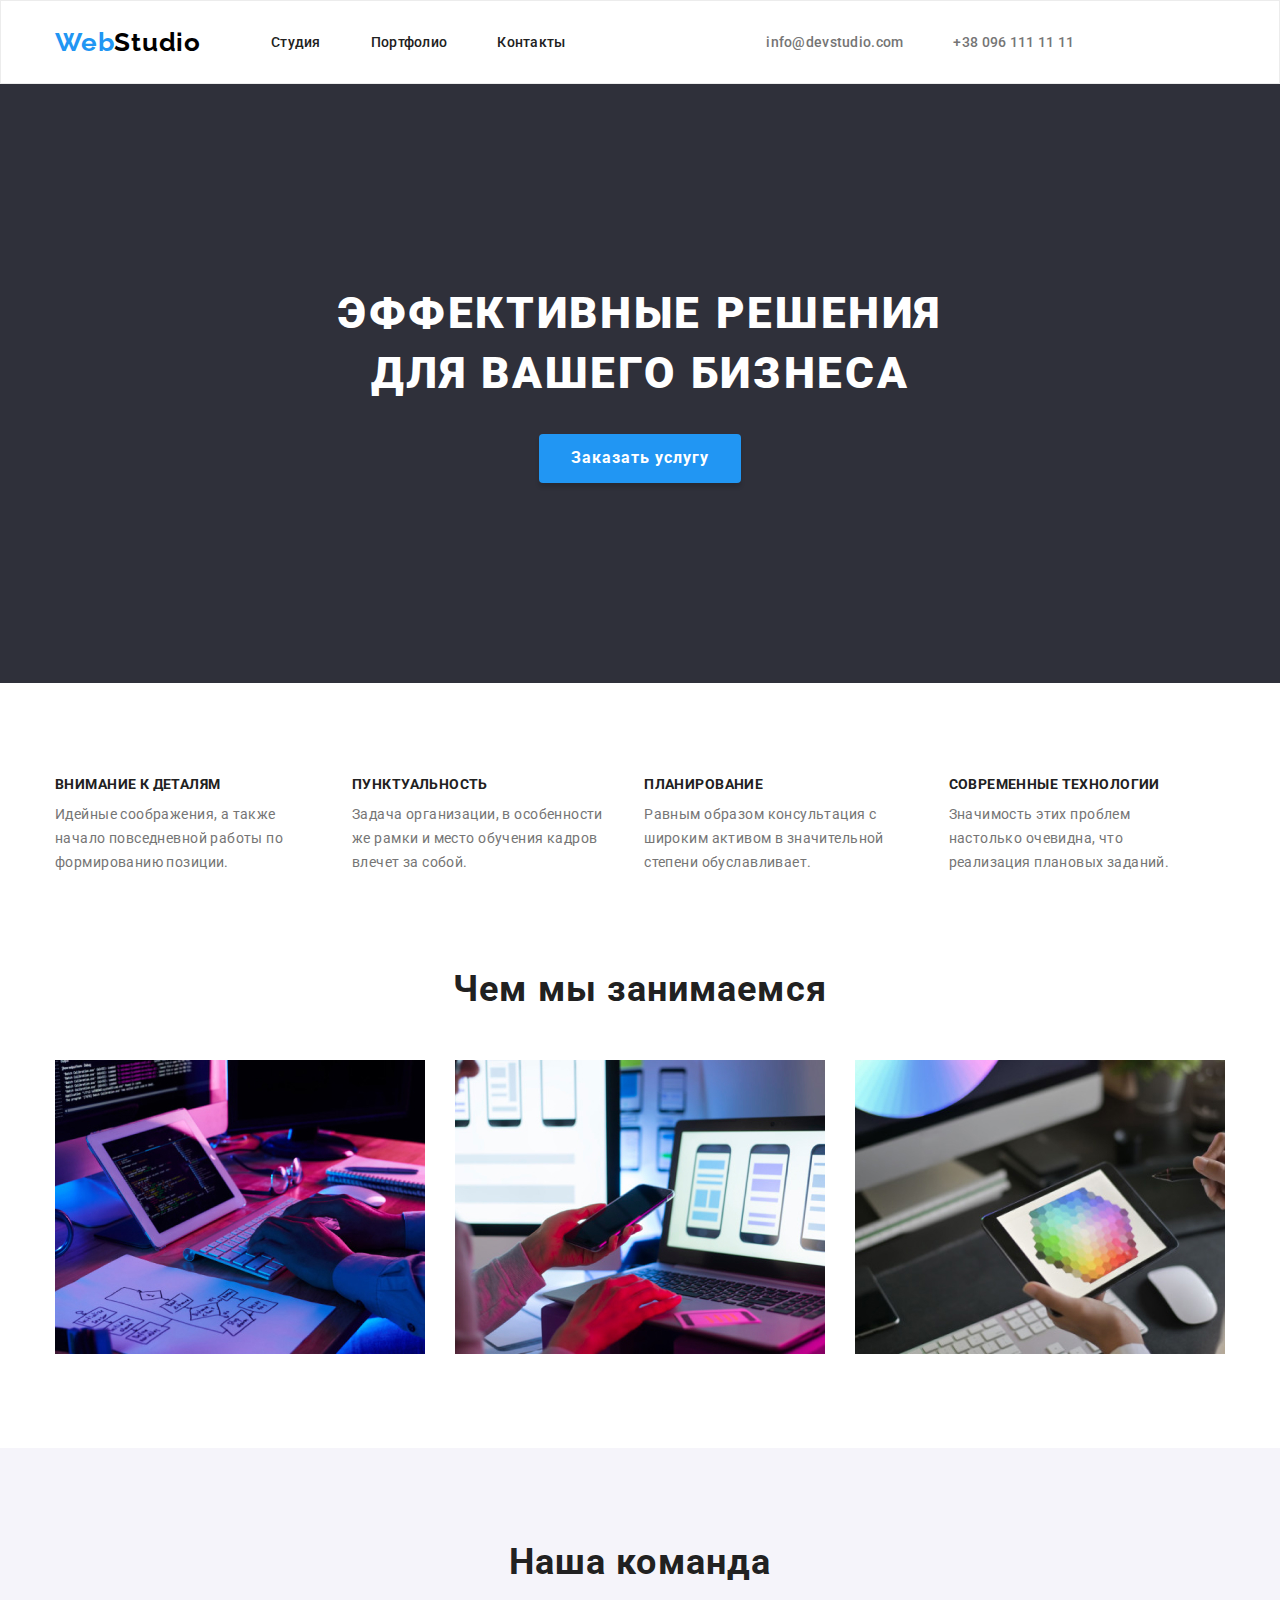
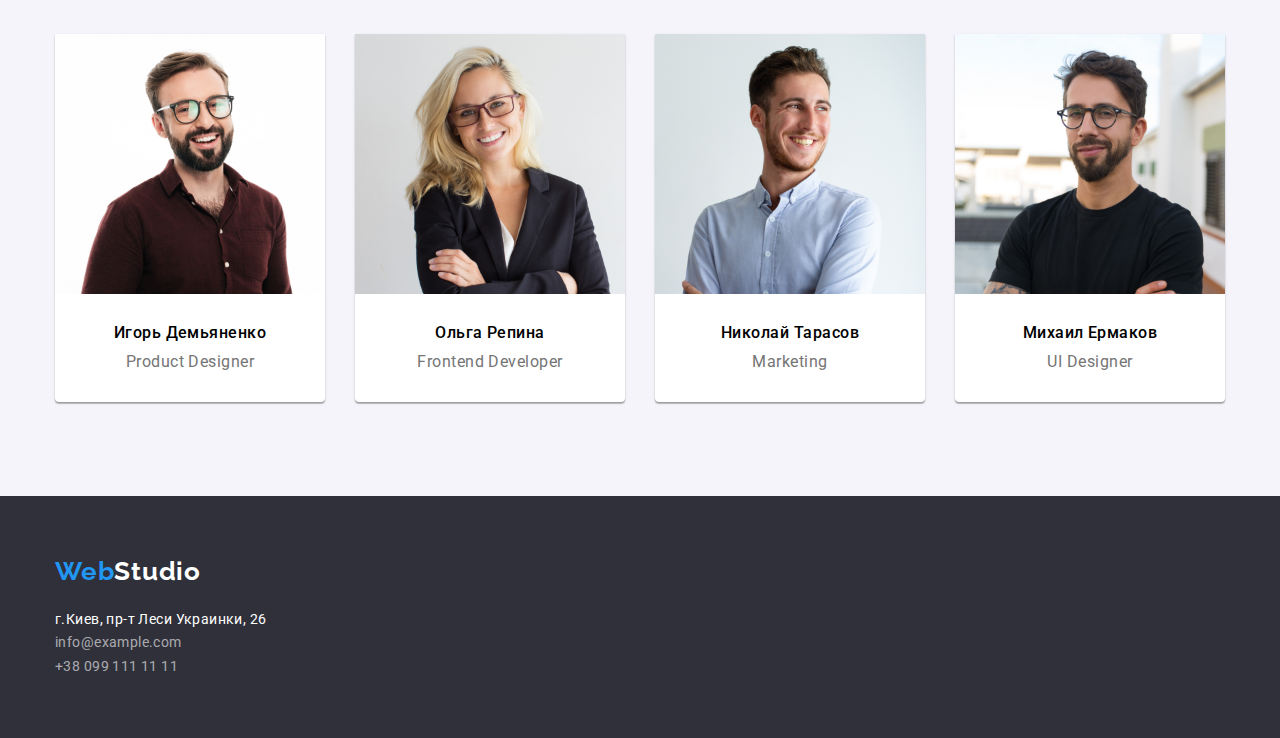
<file: index.html>
<!DOCTYPE html>
<html lang="ru">
  <head>
    <meta charset="UTF-8" />
    <meta http-equiv="X-UA-Compatible" content="IE=edge" />
    <meta name="viewport" content="width=device-width, initial-scale=1.0" />
    <title>Studio</title>
    <link rel="preconnect" href="https://fonts.googleapis.com" />
    <link rel="preconnect" href="https://fonts.gstatic.com" crossorigin />
    <link
      href="https://fonts.googleapis.com/css2?family=Raleway:wght@700&family=Roboto:wght@400;500;700&display=swap"
      rel="stylesheet"
    />
    <link rel="stylesheet" href="https://cdnjs.cloudflare.com/ajax/libs/modern-normalize/1.1.0/modern-normalize.min.css">
    <link rel="stylesheet" href="./styles.css" />
  </head>
  <body>
    <!--Шапка сайта-->
    <header class="header">
      <div class="container">
      <nav class="flex-container">
        <a href="./index.html" class="header-title" lang="en">
          <span class="web">Web</span>Studio
        </a>
        <ul class="flex-header">
          <li><a href="" class="studio-header">Студия</a></li>
          <li><a href="./portfolio.html" class="studio-header-second">Портфолио</a></li>
          <li><a href="" class="studio-header">Контакты</a></li>
        </ul>

        <ul class="flex-header-details">
          <li><a href="" class="details-header">info@devstudio.com</a></li>
          <li><a href="" class="details-header">+38 096 111 11 11</a></li>
        </ul>
      </nav>
      </div>
    </header>
    <!--Герой-->
    <main>
      <section class="hero">
        <div class="container">
        <h1 class="background">Эффективные решения <p>для вашего бизнеса</p> </h1>
        <button type="button" class="button-main">Заказать услугу</button>
        </div>
      </section>
      <section>
        <div class="container">
        <ul class="about-us">
          <li>
            <h2 class="about-title">Внимание к деталям</h2>
            <p class="about-text">
              Идейные соображения, а также начало повседневной работы по
              формированию позиции.
            </p>
          </li>

          <li>
            <h2 class="about-title">Пунктуальность</h2>
            <p class="about-text">
              Задача организации, в особенности же рамки и место обучения кадров
              влечет за собой.
            </p>
          </li>

          <li>
            <h2 class="about-title">Планирование</h2>
            <p class="about-text">
              Равным образом консультация с широким активом в значительной
              степени обуславливает.
            </p>
          </li>

          <li>
            <h2 class="about-title">Современные технологии</h2>
            <p class="about-text">
              Значимость этих проблем настолько очевидна, что реализация
              плановых заданий.
            </p>
          </li>
        </ul>
        </div>
        </section>
        <section class="advantage">
        <div class="container">
          <h2 class="what-title">Чем мы занимаемся</h2>
          <ul class="advantage-list">
          <li class="advantage-item"><img src="./images/code.jpg" alt="Ноутбук" class="advantage-img"  /></li>
          <li class="advantage-item"><img src="./images/phone.jpg" alt="Телефон" class="advantage-img" /></li> 
          <li class="advantage-item"><img src="./images/draw.jpg" alt="Планшет" class="advantage-img" /></li> 
          </ul>
        </div>
      </section>
      <!--Команда-->
      <section class="teams">
        <h2 class="teams-title">Наша команда</h2>
        <div class="container">
          <ul class="teams-list">
          <li class="teams-item">
          <img src="./images/designer.jpg" alt="" width="300" />
          <h3 class="teams-name">Игорь Демьяненко</h3>
          <p class="teams-work">Product Designer</p>
          </li>
          <li class="teams-item">
          <img src="./images/developer.jpg" alt="" width="300" />
          <h3 class="teams-name">Ольга Репина</h3>
          <p class="teams-work">Frontend Developer</p>
          </li>
          <li  class="teams-item">
          <img src="./images/marketing.jpg" alt="" width="300" />
          <h3 class="teams-name">Николай Тарасов</h3>
          <p class="teams-work">Marketing</p>
          </li>
          <li class="teams-item">
          <img src="./images/UI.jpg" alt="" width="300" />
          <h3 class="teams-name">Михаил Ермаков</h3>
          <p class="teams-work">UI Designer</p>
          </li>
          </ul>
        </div>
      </section>
    </main>
    <footer class="footer">
      <div class="container">
      <a class="footer-title" href="./index.html">
        <span class="web">Web</span><span class="studio">Studio</span>
      </a>
      <a href="">
        <address class="address">г.Киев, пр-т Леси Украинки, 26</address>
      </a>
      <ul>
        <li><a class="details" href="">info@example.com</a></li>
        <li><a class="details" href="">+38 099 111 11 11</a></li>
      </ul>
      </div>
    </footer>
  </body>
</html>
</file>
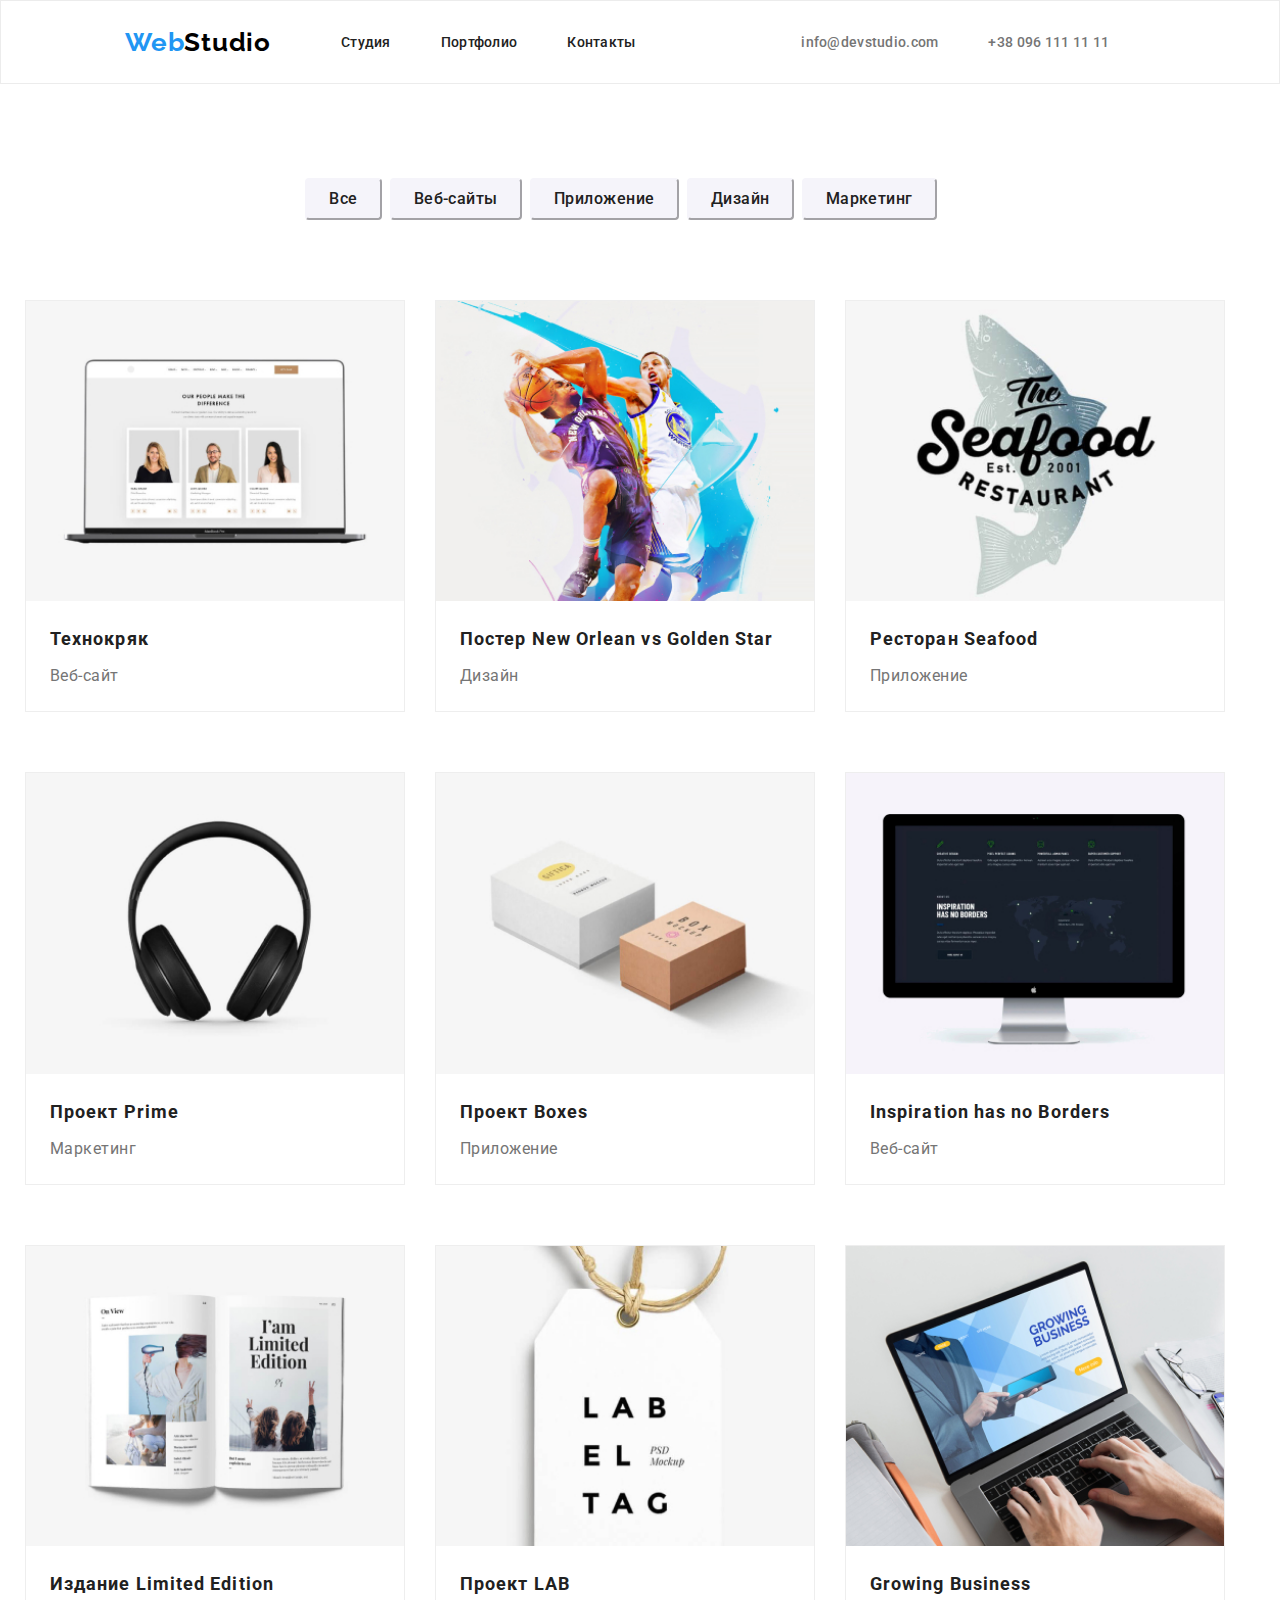
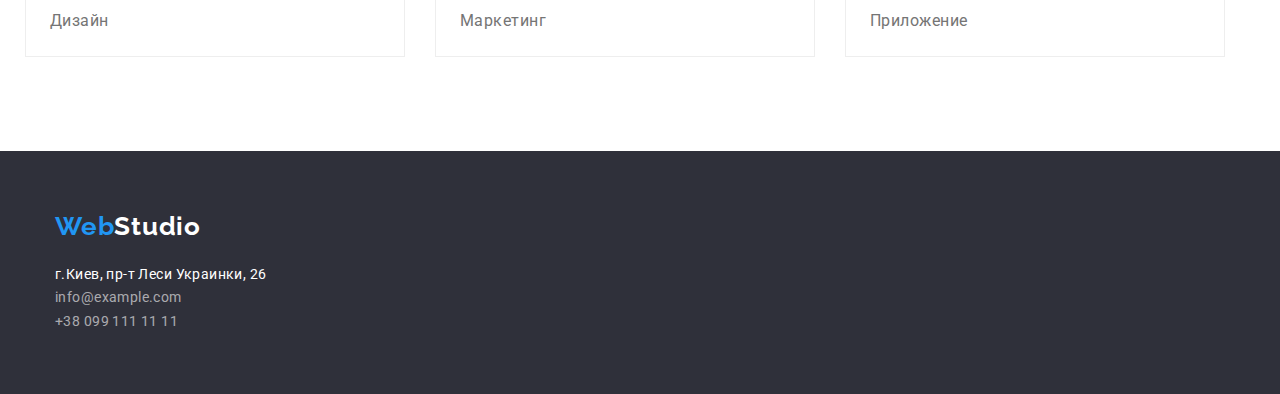
<file: portfolio.html>
<!DOCTYPE html>
<html lang="ru">
  <head>
    <meta charset="UTF-8" />
    <meta http-equiv="X-UA-Compatible" content="IE=edge" />
    <meta name="viewport" content="width=device-width, initial-scale=1.0" />
    <title>Portfolio</title>
    <link rel="preconnect" href="https://fonts.googleapis.com" />
    <link rel="preconnect" href="https://fonts.gstatic.com" crossorigin />
    <link
      href="https://fonts.googleapis.com/css2?family=Raleway:wght@700&family=Roboto:wght@400;500;700&display=swap"
      rel="stylesheet"
    />
    <link rel="stylesheet" href="https://cdnjs.cloudflare.com/ajax/libs/modern-normalize/1.1.0/modern-normalize.min.css">
    <link rel="stylesheet" href="./styles.css" />
  </head>

  <body>
    <!--Шапка сайта-->
    <header class="header">
      <div class="container">
      <nav class="flex-header-portf">
        <a class="header-title" href="./index.html" lang="en">
          <span class="web">Web</span>Studio
        </a>
        <ul class="flex-header">
          <li><a href="/index.html" class="studio-header">Студия</a></li>
          <li><a href="" class="studio-header-second">Портфолио</a></li>
          <li><a href="" class="studio-header">Контакты</a></li>
        </ul>

        <ul class="flex-header-details">
          <li><a href="" class="details-header">info@devstudio.com</a></li>
          <li><a href="" class="details-header">+38 096 111 11 11</a></li>
        </ul>
      </nav>
      </div>
    </header>
    <!--Герой-->
    <main>
      <section>
        <div class="container">
        <ul class="flex-portf-button">
          <li><button type="button" class="portf-button">Все</button></li>
          <li><button type="button" class="portf-button">Веб-сайты</button></li>
          <li><button type="button" class="portf-button">Приложение</button></li>
          <li><button type="button" class="portf-button">Дизайн</button></li>
          <li><button type="button" class="portf-button">Маркетинг</button></li>
        </ul>
        </div>
      </section>

      <!--Постеры-->
      <section>
        <div class="container">
          <ul class="list-project">
            <li class="project-item">
              <a href="">
          <img src="./images/monitor.jpg" alt="" width="300" />
            </a>
          <h3 class="project">Технокряк</h3>
          <p class="project-text">Веб-сайт</p>
            </li>
            <li class="project-item">
              <a href="">
          <img src="./images/basket.jpg" alt="" width="300" />
              </a>
          <h3 class="project">Постер New Orlean vs Golden Star</h3>
          <p class="project-text">Дизайн</p>
            </li>
            <li class="project-item">
              <a href="">
          <img src="./images/restaurant.jpg" alt="" width="300" />
            </a>
          <h3 class="project">Ресторан Seafood</h3>
          <p class="project-text">Приложение</p>
            </li>
            <li class="project-item">
              <a href="">
          <img src="./images/headphones.jpg" alt="" width="300" />
          </a>
          <h3 class="project">Проект Prime</h3>
          <p class="project-text">Маркетинг</p>
            </li>
          <li class="project-item">
            <a href="">
          <img src="./images/boxes.jpg" alt="" width="300" />
          </a>
          <h3 class="project">Проект Boxes</h3>
          <p class="project-text">Приложение</p>
          </li>
            <li class="project-item">
              <a href="">
          <img src="./images/mac.jpg" alt="" width="300" />
             </a>
          <h3 class="project">Inspiration has no Borders</h3>
          <p class="project-text">Веб-сайт</p>
            </li>
            <li class="project-item">
              <a href="">
          <img src="./images/book.jpg" alt="" width="300" />
            </a>
          <h3 class="project">Издание Limited Edition</h3>
          <p class="project-text">Дизайн</p>
            </li>
            <li class="project-item">
              <a href="">
          <img src="./images/project.jpg" alt="" width="300" />
            </a>
          <h3 class="project">Проект LAB</h3>
          <p class="project-text">Маркетинг</p>
            </li>
          <li class="project-item">
            <a href="">
          <img src="./images/laptop.jpg" alt="" width="300" />
          </a>
          <h3 class="project">Growing Business</h3>
          <p class="project-text">Приложение</p>
          </li>
          </ul>
        </div>
      </section>
    </main>
    <!--Футер-->
    <footer class="footer"> 
      <div class="container">
      <a class="footer-title" href="./index.html">
        <span class="web">Web</span><span class="studio">Studio</span>
      </a>
      <a href="">
        <address class="address">г.Киев, пр-т Леси Украинки, 26</address>
      </a>
      <ul>
        <li><a href="" class="details">info@example.com</a></li>
        <li><a href="" class="details">+38 099 111 11 11</a></li>
      </ul>
      </div>
    </footer>
  </body>
</html>
</file>
<file: styles.css>
body{
    font-family: 'Roboto';
}
a{
    text-decoration: none;
}
p,
h1,
h2,
h3,
h4,
h5,
h6 {
    margin: 0;
}

a {
    text-decoration: none;
    color: inherit;
}

ul,
ol {
    margin: 0;
    padding-left: 0;
}

img {
    display: block;
    width: 100%;
    height: auto;
}
.container{
 width: 1200px;
 padding-left: 15px;
 padding-right: 15px;
 margin: 0 auto;
}
/* Header */
.header{
    border: 1px solid #ECECEC;
    
}
.header-title{
    font-family: 'Raleway';
    font-style: normal;
    font-weight: 700;
    font-size: 26px;
    line-height: 1.19;
    letter-spacing: 0.03em;

    display: flex;
    align-items: center;
}
.flex-header{
    display: flex;
    margin-left: 70px;
  
        margin-top: 32px;
        margin-bottom: 32px;
}
.flex-header-portf{
    display: flex;
    margin-left: 70px;
}
.flex-header-details{
    display: flex;
    margin: auto;
}
.flex-container {
    display: flex;
}

.studio-header {
    font-weight: 500;
    font-size: 14px;
    line-height: 1.14;
    letter-spacing: 0.02em;
    color: #212121;


    
    padding-top: 32px;
     padding-bottom: 32px;
}
.studio-header-second{
        font-weight: 500;
        font-size: 14px;
        line-height: 1.14;
        letter-spacing: 0.02em;
        color: #212121;

        margin-left: 50px;
        margin-right: 50px;
       
}
.studio-header-third{
        font-weight: 500;
        font-size: 14px;
        line-height: 1.14;
        letter-spacing: 0.02em;
        color: #212121;

      
}
.studio-header:hover, .studio-header:focus{
    color: #2196F3;
}
.studio-header-second:hover, .studio-header-second:focus{
    color: #2196F3;
}
.details-header {
    font-weight: 500;
    font-size: 14px;
    line-height: 1.14;
    letter-spacing: 0.02em;
    color: #757575;

    margin-left: 50px;
  

     padding-top: 32px;
    padding-bottom: 32px;
}

.details-header:hover, .details-header:focus{
    color: #2196F3;
}

/* Logo */
.web {
    color: #2196F3;
}
.studio {
    color: white;
}
/* Hero */
.hero{
  background-color:#2F303A;
  text-align: center;
    margin-top: 0;
    margin-bottom: 0;
        padding-top: 200px;
        padding-bottom: 200px;
}
/* Advatages */
.advantage{
   display: flex;
   justify-content: space-between;
}


.advantage-img:nor(:last-child){
    margin-right: 30px;
}

.what-title {
    font-weight: 700;
    font-size: 36px;
    line-height: 1.16;
    text-align: center;
    letter-spacing: 0.03em;

    color: #212121;
    margin-top: 94px;
    margin-bottom: 50px;
}
.advantage-list{
display: flex;
}

.advantage-item:not(:last-child){

   margin-right: 30px; 
}
.about-us{
  display: flex;
  justify-content: space-between;

}
.about-title {
    font-weight: 700;
    font-size: 14px;
    line-height: 1.14;
    letter-spacing: 0.03em;
    text-transform: uppercase;
    color: #212121;

    margin-top: 94px;
    margin-bottom: 10px;
   
}
.about-text {
    font-weight: 400;
    font-size: 14px;
    line-height: 1.71;
    letter-spacing: 0.03em;
    color: #757575;

    margin-right: 30px;
  
}
.about-text:not(:last-child){
    margin-right: 30px;
}

.background{
font-weight: 900;
font-size: 44px;
line-height: 1.36;
letter-spacing: 0.06em;
text-transform: uppercase;
color: #FFFFFF;

margin-bottom: 30px;
}
/* buttons */
.flex-portf-button{
    display: flex;
    justify-content: center ;

    margin-top: 94px;
    margin-bottom: 50px;
    margin-right: 30px; 
}
.flex-portf-button:not(:last-child){
    margin-right: 30px;
}
.button{
    width: 200px;
    height: 50px;
    background-color: #2196F3;
}
.portf-button{
    font-weight: 500;
    font-size: 16px;
    line-height: 1.6;
    text-align: center;
    letter-spacing: 0.03em;
    color: #212121;
    background-color: #F5F4FA;
    border-radius: 4px;
    border-color: #F5F4FA;

    margin-right: 8px;
    padding-top: 6px;
    padding-bottom: 6px;
    padding-left: 22px;
    padding-right: 22px;
}
.portf-button:hover, .portf-button:focus{
    background-color: #2196F3;
}

.button-main {
    font-weight: 700;
    font-size: 16px;
    line-height: 1.8;
    background-color: #2196F3;
    letter-spacing: 0.06em;
    color: #FFFFFF;
  
    display: inline-block;

   padding-left: 32px;
   padding-right: 32px;
   padding-top: 10px;
   padding-bottom: 10px;
   
    border: #2196F3;
    box-shadow: 0px 4px 4px rgba(0, 0, 0, 0.15);
    border-radius: 4px;
}
.button-main:hover, .button-main:focus{
   color: #042138;
}
/* portf project */
.project{
        font-family: 'Roboto';
        font-style: normal;
        font-weight: 700;
        font-size: 18px;
        line-height: 36px;
      
        letter-spacing: 0.06em;
    
        color: #212121;

       
        margin-top: 20px;
         margin-left: 24px;
          margin-right: 24px;
}
.list-project{
    display: flex;
    flex-wrap: wrap;

    margin-left: -30px;
    margin-right: -30px;
}
.project-item{
    margin-right: 30px;
    margin-top: 30px;
    margin-bottom: 30px;

    flex-basis: calc((100% - 3 * 30px) /3);
    border: 1px solid #EEEEEE;
}
.project-item:nth-last-child(-n + 3){
    margin-bottom: 94px;
}
.project-text{
    font-family: 'Roboto';
        font-style: normal;
        font-weight: 400;
        font-size: 16px;
        line-height: 30px;
       
        letter-spacing: 0.03em;
    
        color: #757575;

        flex-basis: calc(100% / 3 - 30px);
        margin-left: 24px;
        margin-top: 4px;
        margin-bottom: 20px;
}
ul{
list-style: none;
}

.address{
        color: #FFFFFF;
        font-family: 'Roboto';
        font-style: normal;
        font-weight: 400;
        font-size: 14px;
        line-height: 24px;
        letter-spacing: 0.03em;
        
        margin-top: 20px;
}
/* Details */
.details{
   color:  rgba(255, 255, 255, 0.6);
    font-weight: 400;
    font-size: 14px;
    line-height: 1.7;
    letter-spacing: 0.03em;
    
}
.details:hover, .details:focus{
    color: #2196F3;
}

/* teams */
.teams {
    background-color: #F5F4FA;
}
.teams-list{
    display: flex;
    margin-top: 50px;
    padding-bottom: 94px;
}
.teams-name{
    font-weight: 500;
    font-size: 16px;
    line-height: 1.18;
    text-align: center;
    letter-spacing: 0.03em;

    margin-top: 30px;
    margin-bottom: 10px;
    
}
.teams-item{
        background-color: #FFFFFF;
        box-shadow: 0px 1px 3px rgba(0, 0, 0, 0.12), 0px 1px 1px rgba(0, 0, 0, 0.14), 0px 2px 1px rgba(0, 0, 0, 0.2);
        border-radius: 0px 0px 4px 4px;
}
.teams-item:not(:last-child){
    margin-right: 30px;
}
.teams-work{
    font-weight: 400;
    font-size: 16px;
    line-height: 1.18;
    text-align: center;
    letter-spacing: 0.03em;
    color: #757575;

    margin-bottom: 30px;
}

.teams-title{
    font-weight: 700;
    font-size: 36px;
    line-height: 1.16;
    text-align: center;
    letter-spacing: 0.03em;
    color: #212121;

    padding-top: 94px;
    margin-top: 94px;
} 
/* Posters */
.list-project{
    display: flex;
    flex-wrap: wrap;
}
.list-item{
    display: flex;
    flex-wrap: wrap;
}
/* Footer */
.footer {
    background-color: #2F303A;
    padding-bottom: 60px;
}
.footer-title{
        font-family: 'Raleway';
        font-style: normal;
        font-weight: 700;
        font-size: 26px;
        line-height: 1.19;
        letter-spacing: 0.03em;

        padding-top: 60px;
        display: inline-block;
}
</file>
